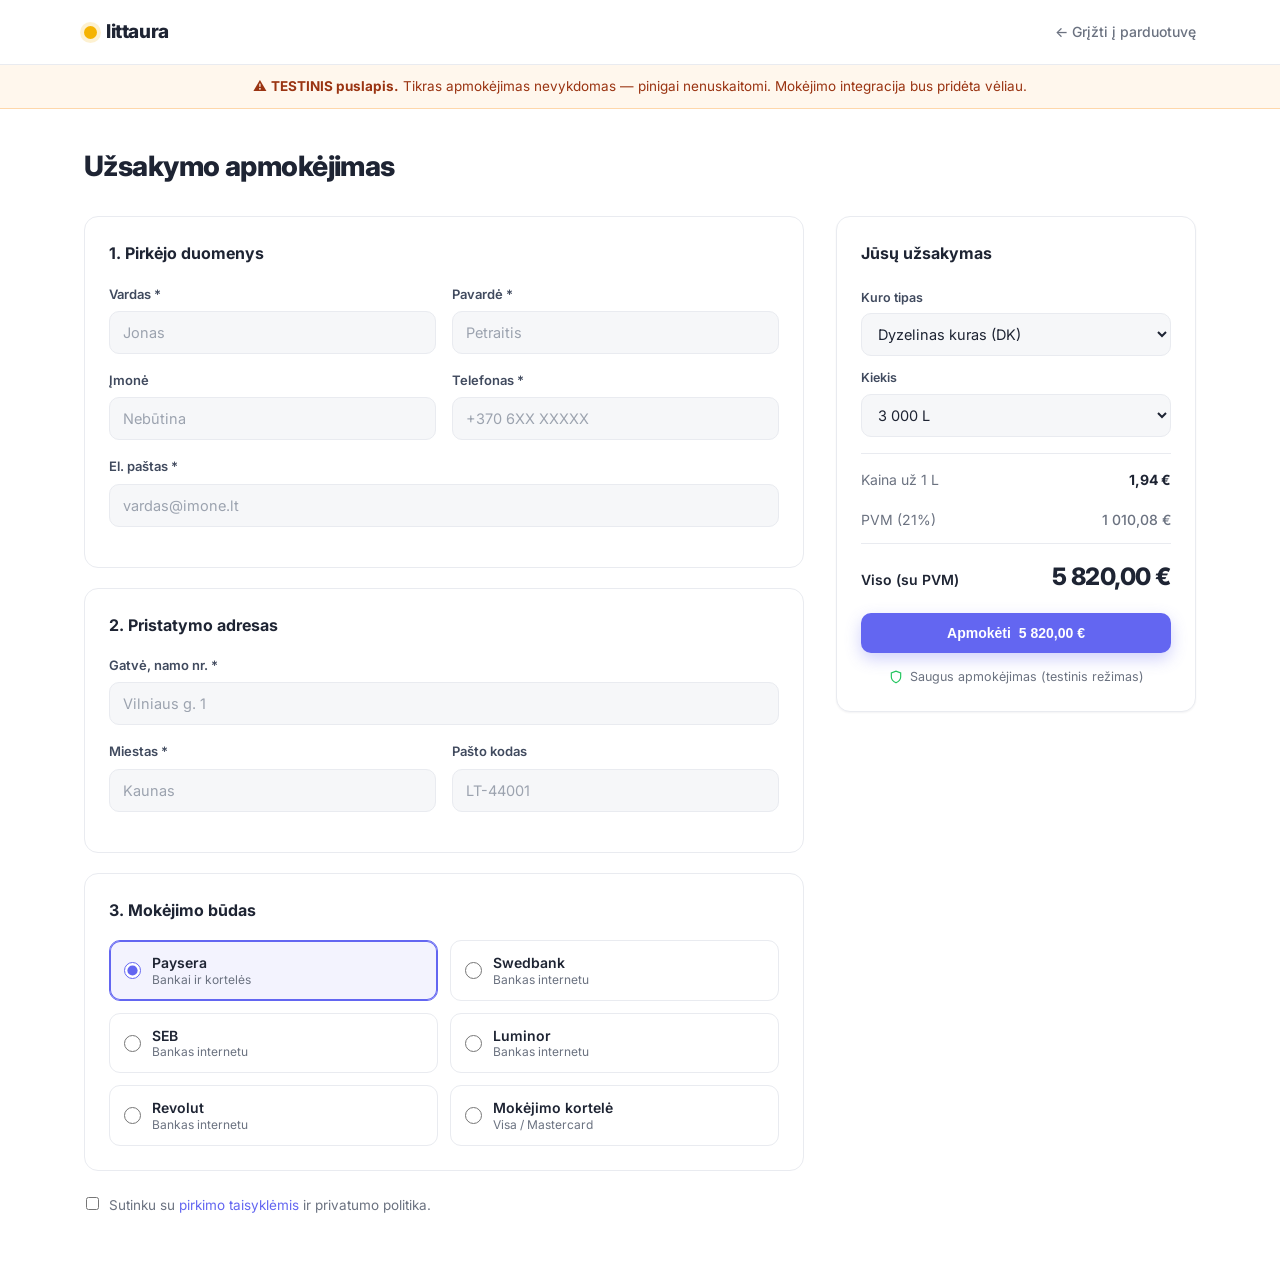
<file: checkout.html>
<!DOCTYPE html>
<html lang="lt">
<head>
  <meta charset="UTF-8" />
  <meta name="viewport" content="width=device-width, initial-scale=1.0" />
  <title>Apmokėjimas — Littaura</title>
  <meta name="robots" content="noindex" />
  <link rel="preconnect" href="https://fonts.googleapis.com" />
  <link rel="preconnect" href="https://fonts.gstatic.com" crossorigin />
  <link href="https://fonts.googleapis.com/css2?family=Inter:wght@400;500;600;700;800&display=swap" rel="stylesheet" />
  <link rel="stylesheet" href="styles.css?v=14" />
</head>
<body>
  <!-- Top bar -->
  <header class="co-bar">
    <div class="container co-bar-inner">
      <a href="index.html" class="brand" aria-label="Littaura">
        <span class="brand-dot"></span>
        <span class="brand-name">littaura</span>
      </a>
      <a href="index.html" class="co-back">← Grįžti į parduotuvę</a>
    </div>
  </header>

  <!-- TEST banner -->
  <div class="test-banner">
    <div class="container">
      ⚠️ <strong>TESTINIS puslapis.</strong> Tikras apmokėjimas nevykdomas — pinigai nenuskaitomi. Mokėjimo integracija bus pridėta vėliau.
    </div>
  </div>

  <main class="container checkout">
    <h1 class="co-title">Užsakymo apmokėjimas</h1>

    <div class="checkout-grid">
      <!-- LEFT: buyer + payment -->
      <div class="co-main">
        <form id="checkoutForm">
          <section class="co-block">
            <h2 class="co-h2">1. Pirkėjo duomenys</h2>
            <div class="field-row">
              <div class="field">
                <label for="c-first">Vardas *</label>
                <input id="c-first" type="text" required placeholder="Jonas" autocomplete="given-name" />
              </div>
              <div class="field">
                <label for="c-last">Pavardė *</label>
                <input id="c-last" type="text" required placeholder="Petraitis" autocomplete="family-name" />
              </div>
            </div>
            <div class="field-row">
              <div class="field">
                <label for="c-company">Įmonė</label>
                <input id="c-company" type="text" placeholder="Nebūtina" autocomplete="organization" />
              </div>
              <div class="field">
                <label for="c-phone">Telefonas *</label>
                <input id="c-phone" type="tel" required placeholder="+370 6XX XXXXX" autocomplete="tel" />
              </div>
            </div>
            <div class="field">
              <label for="c-email">El. paštas *</label>
              <input id="c-email" type="email" required placeholder="vardas@imone.lt" autocomplete="email" />
            </div>
          </section>

          <section class="co-block">
            <h2 class="co-h2">2. Pristatymo adresas</h2>
            <div class="field">
              <label for="c-street">Gatvė, namo nr. *</label>
              <input id="c-street" type="text" required placeholder="Vilniaus g. 1" autocomplete="address-line1" />
            </div>
            <div class="field-row">
              <div class="field">
                <label for="c-city">Miestas *</label>
                <input id="c-city" type="text" required placeholder="Kaunas" autocomplete="address-level2" />
              </div>
              <div class="field">
                <label for="c-zip">Pašto kodas</label>
                <input id="c-zip" type="text" placeholder="LT-44001" autocomplete="postal-code" />
              </div>
            </div>
          </section>

          <section class="co-block">
            <h2 class="co-h2">3. Mokėjimo būdas</h2>
            <div class="pay-methods" id="payMethods">
              <label class="pay-method">
                <input type="radio" name="pay" value="paysera" checked />
                <span class="pm-body"><span class="pm-name">Paysera</span><span class="pm-sub">Bankai ir kortelės</span></span>
              </label>
              <label class="pay-method">
                <input type="radio" name="pay" value="swedbank" />
                <span class="pm-body"><span class="pm-name">Swedbank</span><span class="pm-sub">Bankas internetu</span></span>
              </label>
              <label class="pay-method">
                <input type="radio" name="pay" value="seb" />
                <span class="pm-body"><span class="pm-name">SEB</span><span class="pm-sub">Bankas internetu</span></span>
              </label>
              <label class="pay-method">
                <input type="radio" name="pay" value="luminor" />
                <span class="pm-body"><span class="pm-name">Luminor</span><span class="pm-sub">Bankas internetu</span></span>
              </label>
              <label class="pay-method">
                <input type="radio" name="pay" value="revolut" />
                <span class="pm-body"><span class="pm-name">Revolut</span><span class="pm-sub">Bankas internetu</span></span>
              </label>
              <label class="pay-method">
                <input type="radio" name="pay" value="card" />
                <span class="pm-body"><span class="pm-name">Mokėjimo kortelė</span><span class="pm-sub">Visa / Mastercard</span></span>
              </label>
            </div>
          </section>

          <label class="co-terms">
            <input type="checkbox" id="c-terms" required />
            <span>Sutinku su <a href="#">pirkimo taisyklėmis</a> ir privatumo politika.</span>
          </label>
        </form>
      </div>

      <!-- RIGHT: order summary -->
      <aside class="co-summary">
        <h2 class="co-h2">Jūsų užsakymas</h2>

        <div class="co-edit">
          <label class="co-field">
            <span>Kuro tipas</span>
            <select id="selFuel"></select>
          </label>
          <label class="co-field">
            <span>Kiekis</span>
            <select id="selQty"></select>
          </label>
        </div>

        <div class="co-row"><span>Kaina už 1 L</span><strong id="sumUnit">—</strong></div>
        <div class="co-row co-muted"><span>PVM (21%)</span><strong id="sumVat">—</strong></div>
        <div class="co-total"><span>Viso (su PVM)</span><strong id="sumTotal">—</strong></div>

        <button type="submit" form="checkoutForm" class="btn btn-primary btn-block" id="payBtn">
          Apmokėti <span id="payAmount">5 820,00 €</span>
        </button>
        <p class="secure-note">
          <svg width="14" height="14" viewBox="0 0 24 24" fill="none" stroke="currentColor" stroke-width="2"><path d="M12 22s8-4 8-10V5l-8-3-8 3v7c0 6 8 10 8 10z"/></svg>
          Saugus apmokėjimas (testinis režimas)
        </p>
        <p class="co-status" id="payStatus" role="status" aria-live="polite"></p>
      </aside>
    </div>
  </main>

  <!-- Success overlay -->
  <div class="pay-success" id="paySuccess" aria-hidden="true">
    <div class="ps-card">
      <span class="ps-check">
        <svg width="34" height="34" viewBox="0 0 24 24" fill="none" stroke="currentColor" stroke-width="2.5"><path d="M20 6 9 17l-5-5"/></svg>
      </span>
      <h2>Apmokėjimas sėkmingas!</h2>
      <p class="ps-test">(TESTINIS režimas — pinigai nenuskaityti)</p>
      <div class="ps-details">
        <div class="co-row"><span>Užsakymo Nr.</span><strong id="psOrderNo">—</strong></div>
        <div class="co-row"><span>Kuras</span><strong id="psFuel">—</strong></div>
        <div class="co-row"><span>Kiekis</span><strong id="psQty">—</strong></div>
        <div class="co-total"><span>Sumokėta</span><strong id="psTotal">—</strong></div>
      </div>
      <a href="index.html" class="btn btn-primary btn-block">Grįžti į pradžią</a>
    </div>
  </div>

  <script src="checkout.js?v=14"></script>
</body>
</html>
</file>
<file: styles.css>
:root {
  --navy: #1f2738;
  --navy-deep: #161d2b;
  --indigo: #6366f1;
  --indigo-dark: #4f46e5;
  --violet: #7c6cf0;
  --yellow: #f5b301;
  --text: #1e2433;
  --muted: #6b7280;
  --muted-2: #9ca3af;
  --line: #e9ebf0;
  --bg: #ffffff;
  --bg-soft: #f6f7f9;
  --bg-softer: #f0f1f5;
  --radius: 14px;
  --shadow-sm: 0 1px 2px rgba(16, 24, 40, .05);
  --shadow: 0 10px 30px rgba(16, 24, 40, .08);
}

* { box-sizing: border-box; margin: 0; padding: 0; }

html { scroll-behavior: smooth; }

body {
  font-family: 'Inter', system-ui, -apple-system, sans-serif;
  color: var(--text);
  background: var(--bg);
  line-height: 1.55;
  -webkit-font-smoothing: antialiased;
}

a { text-decoration: none; color: inherit; }

.container {
  width: 100%;
  max-width: 1160px;
  margin: 0 auto;
  padding: 0 24px;
}

/* ---------- Buttons ---------- */
.btn {
  display: inline-flex;
  align-items: center;
  justify-content: center;
  gap: 8px;
  font-size: 14px;
  font-weight: 600;
  padding: 11px 20px;
  border-radius: 10px;
  border: 1px solid transparent;
  cursor: pointer;
  transition: transform .15s ease, background .15s ease, box-shadow .15s ease;
  white-space: nowrap;
}
.btn:hover { transform: translateY(-1px); }
.btn-primary { background: var(--indigo); color: #fff; box-shadow: 0 6px 16px rgba(99, 102, 241, .3); }
.btn-primary:hover { background: var(--indigo-dark); }
.btn-ghost { background: rgba(255, 255, 255, .08); color: #fff; border-color: rgba(255, 255, 255, .22); }
.btn-ghost:hover { background: rgba(255, 255, 255, .15); }
.btn-white { background: #fff; color: var(--indigo-dark); }
.btn-ghost-dark { background: #fff; color: var(--indigo); border-color: var(--line); margin-top: 9px; }
.btn-ghost-dark:hover { border-color: var(--indigo); background: var(--bg-soft); }
.btn-block { width: 100%; }

/* ---------- Header ---------- */
.site-header {
  position: sticky;
  top: 0;
  z-index: 50;
  background: rgba(255, 255, 255, .92);
  backdrop-filter: blur(10px);
  border-bottom: 1px solid var(--line);
}
.header-inner {
  display: flex;
  align-items: center;
  gap: 24px;
  height: 68px;
}
.brand { display: inline-flex; align-items: center; gap: 9px; font-weight: 800; }
.brand-dot { width: 13px; height: 13px; border-radius: 50%; background: var(--yellow); box-shadow: 0 0 0 4px rgba(245, 179, 1, .18); }
.brand-name { font-size: 19px; letter-spacing: -.02em; }

.nav { display: flex; align-items: center; gap: 28px; margin-left: 18px; }
.nav-item { font-size: 14.5px; font-weight: 500; color: #4a5163; display: inline-flex; align-items: center; gap: 4px; transition: color .15s; }
.nav-item:hover { color: var(--indigo); }
.has-dropdown { position: relative; }
.dropdown {
  position: absolute;
  top: 130%;
  left: -14px;
  background: #fff;
  border: 1px solid var(--line);
  border-radius: 12px;
  box-shadow: var(--shadow);
  padding: 8px;
  min-width: 230px;
  opacity: 0;
  visibility: hidden;
  transform: translateY(6px);
  transition: all .18s ease;
}
.has-dropdown:hover .dropdown { opacity: 1; visibility: visible; transform: translateY(0); }
.dropdown a { display: block; padding: 9px 12px; border-radius: 8px; font-size: 14px; color: #4a5163; }
.dropdown a:hover { background: var(--bg-soft); color: var(--indigo); }

.header-actions { display: flex; align-items: center; gap: 18px; margin-left: auto; }
.header-phone { display: inline-flex; align-items: center; gap: 7px; font-size: 14px; font-weight: 600; color: var(--text); }
.header-phone svg { color: var(--indigo); }

.nav-toggle { display: none; flex-direction: column; gap: 4px; background: none; border: none; cursor: pointer; padding: 6px; }
.nav-toggle span { width: 22px; height: 2px; background: var(--text); border-radius: 2px; }

/* ---------- Hero ---------- */
.hero {
  background: linear-gradient(160deg, #20283a 0%, #1a2130 60%, #181f2d 100%);
  color: #fff;
  padding: 64px 0 70px;
}
.hero-grid {
  display: grid;
  grid-template-columns: 1fr 1.25fr;
  gap: 48px;
  align-items: center;
}
.hero-copy h1 { font-size: 46px; line-height: 1.12; font-weight: 800; letter-spacing: -.025em; }
.hero-lead { margin-top: 20px; max-width: 440px; color: #aeb6c6; font-size: 15.5px; }

.hero-features { display: flex; flex-wrap: nowrap; gap: 22px; margin: 30px 0 32px; }
.hero-feature { display: flex; align-items: center; gap: 11px; }
.hf-icon {
  width: 38px; height: 38px; border-radius: 10px;
  display: grid; place-items: center;
  background: rgba(99, 102, 241, .16); color: #b7b9fb;
  flex-shrink: 0;
}
.hero-feature div { display: flex; flex-direction: column; line-height: 1.25; }
.hero-feature strong { font-size: 13.5px; font-weight: 600; white-space: nowrap; }
.hero-feature span { font-size: 12px; color: #8b93a6; white-space: nowrap; }

.hero-buttons { display: flex; gap: 14px; }

.hero-media img {
  width: 100%;
  height: 460px;
  object-fit: cover;
  border-radius: 16px;
  box-shadow: 0 24px 60px rgba(0, 0, 0, .35);
}

/* ---------- Pricing ---------- */
.pricing { background: var(--bg-soft); padding: 56px 0; margin-top: -34px; }
.pricing-grid {
  display: grid;
  grid-template-columns: 215px 1fr 285px;
  gap: 22px;
  align-items: start;
}
.eyebrow { font-size: 12px; font-weight: 700; text-transform: uppercase; letter-spacing: .08em; color: var(--muted-2); margin-bottom: 14px; }

.fuel-types { }
.fuel-type {
  width: 100%;
  display: flex;
  align-items: center;
  gap: 11px;
  text-align: left;
  background: #fff;
  border: 1px solid var(--line);
  border-radius: 12px;
  padding: 13px 14px;
  margin-bottom: 11px;
  cursor: pointer;
  transition: all .15s ease;
}
.fuel-type:hover { border-color: #c9ccf6; }
.fuel-type.is-active { background: var(--indigo); border-color: var(--indigo); box-shadow: 0 8px 20px rgba(99, 102, 241, .28); }
.fuel-type.is-active .ft-label strong { color: #fff; }
.fuel-type.is-active .ft-icon { background: rgba(255, 255, 255, .2); color: #fff; }
.ft-icon { width: 34px; height: 34px; border-radius: 9px; background: var(--bg-softer); color: var(--indigo); display: grid; place-items: center; flex-shrink: 0; }
.ft-icon.sm { width: 30px; height: 30px; }
.ft-label strong { font-size: 13.5px; font-weight: 600; line-height: 1.25; display: block; }

/* Price card */
.price-card { background: #fff; border: 1px solid var(--line); border-radius: var(--radius); padding: 8px; box-shadow: var(--shadow-sm); }
.price-head { display: flex; justify-content: space-between; align-items: flex-start; padding: 18px 18px 16px; border-bottom: 1px solid var(--line); }
.price-head h3 { font-size: 18px; font-weight: 700; }
.price-sub { font-size: 12.5px; color: var(--muted); margin-top: 3px; }
.price-tags { display: flex; gap: 8px; flex-shrink: 0; }
.tag { font-size: 11.5px; font-weight: 600; padding: 4px 10px; border-radius: 20px; }
.tag-muted { background: var(--bg-softer); color: var(--muted); }
.tag-soft { background: rgba(99, 102, 241, .1); color: var(--indigo); }

.price-table-head, .price-row {
  display: grid;
  grid-template-columns: 1.1fr 1fr 1fr 28px;
  align-items: center;
  gap: 8px;
}
.price-table-head { padding: 14px 18px 10px; font-size: 12px; color: var(--muted-2); font-weight: 600; }
.price-rows { padding: 0 8px 8px; }
.price-row {
  padding: 14px 10px;
  border-radius: 10px;
  cursor: pointer;
  transition: background .12s ease;
  position: relative;
}
.price-row:hover { background: var(--bg-soft); }
.price-row.is-selected { background: #f3f3fe; box-shadow: inset 0 0 0 1.5px var(--indigo); }

.qty-cell { display: flex; align-items: center; gap: 11px; font-size: 14.5px; font-weight: 600; }
.radio {
  width: 17px; height: 17px; border-radius: 50%;
  border: 2px solid #cfd3dd; flex-shrink: 0;
  display: grid; place-items: center; transition: all .12s;
}
.price-row.is-selected .radio { border-color: var(--indigo); }
.price-row.is-selected .radio::after { content: ''; width: 8px; height: 8px; border-radius: 50%; background: var(--indigo); }
.badge-pop { font-size: 10.5px; font-weight: 700; color: var(--indigo); background: rgba(99, 102, 241, .12); padding: 2px 8px; border-radius: 12px; margin-left: 4px; }

.unit-cell { font-size: 14px; color: var(--muted); }
.total-cell { font-size: 15px; font-weight: 700; }
.chev { color: var(--muted-2); display: grid; place-items: center; }

/* Summary */
.summary-card { background: #fff; border: 1px solid var(--line); border-radius: var(--radius); padding: 20px; box-shadow: var(--shadow-sm); position: sticky; top: 88px; }
.summary-fuel { display: flex; align-items: center; gap: 10px; padding-bottom: 18px; border-bottom: 1px solid var(--line); }
.summary-fuel strong { font-size: 14px; }
.summary-row { display: flex; justify-content: space-between; align-items: center; padding: 16px 0 4px; }
.summary-row span { font-size: 13px; color: var(--muted); }
.summary-row strong { font-size: 14.5px; display: inline-flex; align-items: center; gap: 6px; }
.summary-row strong svg { color: var(--muted-2); }
.summary-block { padding: 8px 0 18px; border-bottom: 1px solid var(--line); }
.summary-block span { font-size: 13px; color: var(--muted); display: block; margin-bottom: 2px; }
.summary-block strong { font-size: 15px; }
.summary-total { padding: 16px 0 18px; }
.summary-total span { font-size: 13px; color: var(--muted); display: block; margin-bottom: 4px; }
.summary-total strong { font-size: 28px; font-weight: 800; letter-spacing: -.02em; }
.secure-note { display: flex; align-items: center; justify-content: center; gap: 7px; margin-top: 14px; font-size: 12.5px; color: var(--muted); }
.secure-note svg { color: #22c55e; }

/* ---------- Sections ---------- */
.section { padding: 72px 0; }
.section-alt { background: var(--bg-soft); }
.section-title { text-align: center; font-size: 30px; font-weight: 800; letter-spacing: -.02em; margin-bottom: 44px; }

.cards-4 { display: grid; grid-template-columns: repeat(4, 1fr); gap: 22px; }
.info-card {
  background: #fff;
  border: 1px solid var(--line);
  border-radius: var(--radius);
  padding: 28px 22px;
  text-align: center;
  transition: transform .18s ease, box-shadow .18s ease;
}
.info-card:hover { transform: translateY(-4px); box-shadow: var(--shadow); }
.ic-icon {
  width: 52px; height: 52px; border-radius: 13px;
  display: grid; place-items: center; margin: 0 auto 18px;
  background: var(--bg-soft); color: var(--indigo);
}
.info-card h4 { font-size: 16px; font-weight: 700; margin-bottom: 9px; }
.info-card p { font-size: 13.5px; color: var(--muted); }

/* Steps */
.steps { display: grid; grid-template-columns: repeat(4, 1fr); gap: 22px; position: relative; }
.step {
  background: #fff;
  border: 1px solid var(--line);
  border-radius: var(--radius);
  padding: 26px 22px;
  position: relative;
}
.step-num {
  width: 32px; height: 32px; border-radius: 50%;
  background: var(--indigo); color: #fff;
  display: grid; place-items: center;
  font-size: 14px; font-weight: 700; margin-bottom: 16px;
}
.step h4 { font-size: 15.5px; font-weight: 700; margin-bottom: 8px; }
.step p { font-size: 13.5px; color: var(--muted); }
.step:not(:last-child)::after {
  content: '···';
  position: absolute;
  right: -16px; top: 50%;
  transform: translateY(-50%);
  color: var(--muted-2);
  font-weight: 700;
  letter-spacing: 1px;
}

/* ---------- Order modal ---------- */
.modal-overlay {
  position: fixed;
  inset: 0;
  z-index: 100;
  background: rgba(18, 22, 33, .55);
  backdrop-filter: blur(3px);
  display: flex;
  align-items: flex-start;
  justify-content: center;
  padding: 40px 20px;
  overflow-y: auto;
  opacity: 0;
  visibility: hidden;
  transition: opacity .2s ease, visibility .2s ease;
}
.modal-overlay.open { opacity: 1; visibility: visible; }
.modal {
  position: relative;
  background: #fff;
  border-radius: 18px;
  padding: 32px;
  width: 100%;
  max-width: 560px;
  box-shadow: 0 30px 80px rgba(0, 0, 0, .35);
  transform: translateY(14px) scale(.98);
  transition: transform .22s ease;
}
.modal-overlay.open .modal { transform: translateY(0) scale(1); }
.modal-close {
  position: absolute;
  top: 16px;
  right: 16px;
  width: 36px;
  height: 36px;
  border: none;
  border-radius: 9px;
  background: var(--bg-soft);
  color: var(--muted);
  cursor: pointer;
  display: grid;
  place-items: center;
  transition: background .15s, color .15s;
}
.modal-close:hover { background: var(--bg-softer); color: var(--text); }
.modal-title { font-size: 23px; font-weight: 800; letter-spacing: -.02em; margin-bottom: 6px; }
.form-lead { color: var(--muted); font-size: 14.5px; margin-bottom: 18px; }

.modal-summary {
  background: var(--bg-soft);
  border: 1px solid var(--line);
  border-radius: 12px;
  padding: 14px 16px;
  margin-bottom: 22px;
}
.ms-row { display: flex; justify-content: space-between; align-items: center; padding: 5px 0; font-size: 14px; }
.ms-row span { color: var(--muted); }
.ms-row strong { font-weight: 600; }
.ms-total { border-top: 1px solid var(--line); margin-top: 4px; padding-top: 10px; }
.ms-total span { color: var(--text); font-weight: 600; }
.ms-total strong { font-size: 19px; font-weight: 800; color: var(--indigo); }

.order-form { }
body.modal-open { overflow: hidden; }
.field-row { display: grid; grid-template-columns: 1fr 1fr; gap: 16px; }
.field { margin-bottom: 16px; display: flex; flex-direction: column; }
.field label { font-size: 13px; font-weight: 600; color: #404a5e; margin-bottom: 7px; }
.field input, .field select, .field textarea {
  font-family: inherit;
  font-size: 14.5px;
  color: var(--text);
  padding: 12px 13px;
  border: 1px solid var(--line);
  border-radius: 10px;
  background: var(--bg-soft);
  transition: border-color .15s, background .15s, box-shadow .15s;
}
.field input::placeholder, .field textarea::placeholder { color: var(--muted-2); }
.field input:focus, .field select:focus, .field textarea:focus {
  outline: none;
  border-color: var(--indigo);
  background: #fff;
  box-shadow: 0 0 0 3px rgba(99, 102, 241, .12);
}
.field textarea { resize: vertical; min-height: 96px; }
.order-form .btn-block { margin-top: 6px; }
.hp { position: absolute; left: -9999px; opacity: 0; pointer-events: none; }
.form-status { font-size: 13.5px; margin-top: 14px; text-align: center; display: none; }
.form-status.show { display: block; }
.form-status.ok { color: #16a34a; }
.form-status.err { color: #dc2626; }
.order-form .secure-note { margin-top: 12px; }

/* ---------- CTA ---------- */
.cta { background: linear-gradient(115deg, #6f63f0 0%, #7b6ef2 100%); color: #fff; padding: 56px 0; }
.cta-grid { display: grid; grid-template-columns: 1fr 1fr; gap: 40px; align-items: center; }
.cta-copy h2 { font-size: 27px; font-weight: 800; line-height: 1.2; letter-spacing: -.02em; }
.cta-copy p { margin: 14px 0 24px; color: rgba(255, 255, 255, .85); font-size: 15px; }
.cta-contacts { display: flex; flex-direction: column; gap: 18px; }
.cta-contact { display: flex; align-items: center; gap: 13px; font-size: 15px; font-weight: 500; }
.cc-icon { width: 40px; height: 40px; border-radius: 10px; background: rgba(255, 255, 255, .15); display: grid; place-items: center; flex-shrink: 0; }

/* ---------- Footer ---------- */
.site-footer { background: var(--navy-deep); color: #aeb6c6; padding: 56px 0 26px; }
.footer-grid { display: grid; grid-template-columns: 1.6fr 1fr 1fr 1fr .7fr; gap: 32px; padding-bottom: 36px; border-bottom: 1px solid rgba(255, 255, 255, .08); }
.footer-brand .brand-name { color: #fff; }
.footer-brand p { margin-top: 14px; font-size: 13.5px; }
.footer-col h5 { color: #fff; font-size: 14px; font-weight: 600; margin-bottom: 16px; }
.footer-col a, .footer-col span { display: block; font-size: 13.5px; margin-bottom: 11px; transition: color .15s; }
.footer-col a:hover { color: #fff; }
.social { width: 38px; height: 38px; border-radius: 10px; background: rgba(255, 255, 255, .08); display: grid; place-items: center; color: #aeb6c6; transition: all .15s; }
.social:hover { background: var(--indigo); color: #fff; }
.footer-bottom { display: flex; justify-content: space-between; align-items: center; padding-top: 22px; font-size: 12.5px; color: #6b7488; }
.heart { color: #f87171; }

/* ---------- Checkout (test) ---------- */
.co-bar { border-bottom: 1px solid var(--line); background: #fff; }
.co-bar-inner { display: flex; align-items: center; justify-content: space-between; height: 64px; }
.co-back { font-size: 14px; font-weight: 500; color: var(--muted); }
.co-back:hover { color: var(--indigo); }

.test-banner { background: #fff7ed; border-bottom: 1px solid #fed7aa; color: #9a3412; font-size: 13.5px; padding: 11px 0; text-align: center; }

.checkout { padding: 36px 24px 64px; }
.co-title { font-size: 28px; font-weight: 800; letter-spacing: -.02em; margin-bottom: 28px; }
.checkout-grid { display: grid; grid-template-columns: 1fr 360px; gap: 32px; align-items: start; }

.co-block { background: #fff; border: 1px solid var(--line); border-radius: var(--radius); padding: 24px; margin-bottom: 20px; }
.co-h2 { font-size: 16px; font-weight: 700; margin-bottom: 18px; }

.pay-methods { display: grid; grid-template-columns: 1fr 1fr; gap: 12px; }
.pay-method { display: flex; align-items: center; gap: 11px; border: 1px solid var(--line); border-radius: 11px; padding: 13px 14px; cursor: pointer; transition: border-color .15s, background .15s; }
.pay-method:hover { border-color: #c9ccf6; }
.pay-method.is-selected { border-color: var(--indigo); background: #f3f3fe; box-shadow: inset 0 0 0 1px var(--indigo); }
.pay-method input { accent-color: var(--indigo); width: 17px; height: 17px; flex-shrink: 0; }
.pm-body { display: flex; flex-direction: column; line-height: 1.25; }
.pm-name { font-size: 14px; font-weight: 600; }
.pm-sub { font-size: 12px; color: var(--muted); }

.co-terms { display: flex; align-items: flex-start; gap: 10px; font-size: 13.5px; color: var(--muted); padding: 4px 2px; }
.co-terms input { margin-top: 2px; accent-color: var(--indigo); }
.co-terms a { color: var(--indigo); }

.co-summary { background: #fff; border: 1px solid var(--line); border-radius: var(--radius); padding: 24px; box-shadow: var(--shadow-sm); position: sticky; top: 24px; }
.co-line { display: flex; align-items: center; justify-content: space-between; padding-bottom: 16px; border-bottom: 1px solid var(--line); margin-bottom: 4px; }
.co-fuel { font-size: 14.5px; font-weight: 700; }
.co-edit { display: grid; gap: 12px; padding: 4px 0 16px; margin-bottom: 6px; border-bottom: 1px solid var(--line); }
.co-field { display: flex; flex-direction: column; gap: 6px; }
.co-field span { font-size: 12.5px; font-weight: 600; color: #404a5e; }
.co-field select { font-family: inherit; font-size: 14.5px; color: var(--text); padding: 11px 12px; border: 1px solid var(--line); border-radius: 10px; background: var(--bg-soft); cursor: pointer; transition: border-color .15s, background .15s, box-shadow .15s; }
.co-field select:focus { outline: none; border-color: var(--indigo); background: #fff; box-shadow: 0 0 0 3px rgba(99, 102, 241, .12); }
.co-row { display: flex; justify-content: space-between; align-items: center; padding: 9px 0; font-size: 14px; }
.co-row span { color: var(--muted); }
.co-muted strong { font-weight: 500; color: var(--muted); }
.co-total { display: flex; justify-content: space-between; align-items: baseline; padding: 14px 0 18px; margin-top: 4px; border-top: 1px solid var(--line); }
.co-total span { font-size: 14px; font-weight: 600; }
.co-total strong { font-size: 24px; font-weight: 800; letter-spacing: -.02em; }
.co-status { font-size: 13px; color: var(--muted); margin-top: 12px; text-align: center; display: none; }
.co-status.show { display: block; }

/* Success overlay */
.pay-success { position: fixed; inset: 0; z-index: 100; background: rgba(18, 22, 33, .55); backdrop-filter: blur(3px); display: flex; align-items: center; justify-content: center; padding: 20px; opacity: 0; visibility: hidden; transition: opacity .2s, visibility .2s; }
.pay-success.open { opacity: 1; visibility: visible; }
.ps-card { background: #fff; border-radius: 18px; padding: 34px 30px; max-width: 420px; width: 100%; text-align: center; box-shadow: 0 30px 80px rgba(0, 0, 0, .35); }
.ps-check { width: 64px; height: 64px; border-radius: 50%; background: #dcfce7; color: #16a34a; display: grid; place-items: center; margin: 0 auto 18px; }
.ps-card h2 { font-size: 22px; font-weight: 800; }
.ps-test { font-size: 13px; color: var(--muted); margin: 6px 0 20px; }
.ps-details { text-align: left; background: var(--bg-soft); border-radius: 12px; padding: 14px 16px; margin-bottom: 22px; }

@media (max-width: 820px) {
  .checkout-grid { grid-template-columns: 1fr; }
  .co-summary { position: static; }
}
@media (max-width: 480px) {
  .pay-methods { grid-template-columns: 1fr; }
  .field-row { grid-template-columns: 1fr; gap: 0; }
}

/* ---------- Responsive ---------- */
@media (max-width: 980px) {
  .pricing-grid { grid-template-columns: 1fr; }
  .fuel-types { display: grid; grid-template-columns: repeat(3, 1fr); gap: 11px; }
  .fuel-type { margin-bottom: 0; }
  .eyebrow { grid-column: 1 / -1; }
  .summary-card { position: static; }
  .cards-4 { grid-template-columns: repeat(2, 1fr); }
  .steps { grid-template-columns: repeat(2, 1fr); }
  .step:not(:last-child)::after { display: none; }
  .cta-grid { grid-template-columns: 1fr; }
  .footer-grid { grid-template-columns: 1fr 1fr; }
}

@media (max-width: 760px) {
  .nav { display: none; position: absolute; top: 68px; left: 0; right: 0; flex-direction: column; align-items: flex-start; gap: 4px; background: #fff; border-bottom: 1px solid var(--line); padding: 14px 24px; margin: 0; }
  .nav.open { display: flex; }
  .nav-toggle { display: flex; }
  .header-phone { display: none; }
  .hero { padding: 44px 0 54px; }
  .hero-grid { grid-template-columns: 1fr; gap: 30px; }
  .hero-copy h1 { font-size: 34px; }
  /* Let the feature badges wrap on small screens (they're forced to one line only on desktop). */
  .hero-features { flex-wrap: wrap; gap: 16px 26px; margin: 24px 0 26px; }
  .hero-media { order: -1; }
  .hero-media img { height: 230px; }
}

@media (max-width: 560px) {
  .container { padding: 0 16px; }
  .fuel-types { grid-template-columns: 1fr; }
  .cards-4, .steps, .footer-grid { grid-template-columns: 1fr; }
  .price-head { flex-direction: column; gap: 12px; }
  .footer-bottom { flex-direction: column; gap: 8px; }
  .section { padding: 48px 0; }
  .section-title { font-size: 23px; margin-bottom: 30px; }
  .hero-copy h1 { font-size: 30px; }
  .hero-buttons { flex-wrap: wrap; }
  .hero-buttons .btn { flex: 1 1 auto; }

  /* Compact price table: drop the chevron column, tighten spacing, allow the badge to wrap. */
  .price-table-head, .price-row { grid-template-columns: 1.2fr 1fr 1fr; gap: 6px; }
  .price-table-head { padding: 12px 12px 8px; font-size: 11px; }
  .price-rows { padding: 0 6px 6px; }
  .price-row { padding: 12px 8px; }
  .chev { display: none; }
  .qty-cell { flex-wrap: wrap; gap: 8px; font-size: 14px; }
  .badge-pop { margin-left: 0; }
  .unit-cell { font-size: 12.5px; }
  .total-cell { font-size: 13.5px; }
  .price-card { padding: 4px; }
  .price-head { padding: 16px 14px 14px; }

  .summary-total strong { font-size: 26px; }

  /* Form/modal */
  .field-row { grid-template-columns: 1fr; gap: 0; }
  .modal { padding: 24px 18px; border-radius: 16px; }
  .modal-overlay { padding: 12px; align-items: flex-start; }
  .modal-title { font-size: 21px; }
  /* 16px inputs stop iOS Safari from auto-zooming on focus. */
  .field input, .field select, .field textarea { font-size: 16px; }
}
</file>
